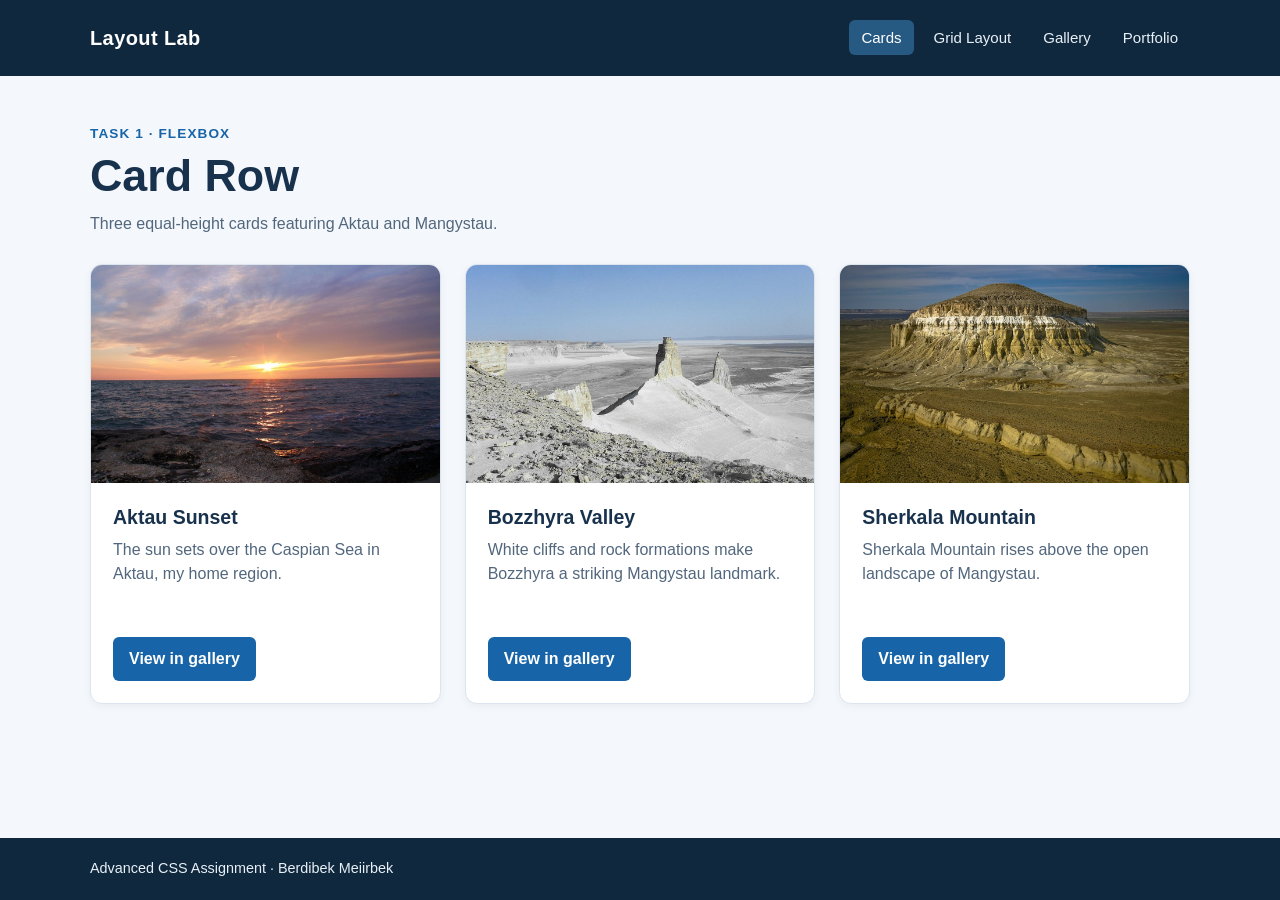
<file: index.html>
<!DOCTYPE html>
<html lang="en">
<head>
  <meta charset="UTF-8">
  <meta name="viewport" content="width=device-width, initial-scale=1.0">
  <title>Flexbox Card Row | Advanced CSS Assignment</title>
  <link rel="stylesheet" href="cards.css">
</head>
<body>
  <div class="page-shell">
    <header class="site-header">
      <div class="header-inner">
        <a class="logo" href="index.html">Layout Lab</a>
        <nav class="site-nav" aria-label="Main navigation">
          <ul class="nav-links">
            <li><a href="index.html" aria-current="page">Cards</a></li>
            <li><a href="grid-layout.html">Grid Layout</a></li>
            <li><a href="gallery.html">Gallery</a></li>
            <li><a href="portfolio.html">Portfolio</a></li>
          </ul>
        </nav>
      </div>
    </header>

    <main class="container page-main">
      <div class="page-heading">
        <p class="eyebrow">Task 1 · Flexbox</p>
        <h1>Card Row</h1>
        <p>Three equal-height cards featuring Aktau and Mangystau.</p>
      </div>

      <section class="card-row" aria-label="Featured photos">
        <article class="feature-card">
          <img src="images/gallery-1.jpg" alt="Sun setting over the Caspian Sea in Aktau">
          <div class="card-content">
            <h2>Aktau Sunset</h2>
            <p>The sun sets over the Caspian Sea in Aktau, my home region.</p>
            <form class="card-action" action="gallery.html#photo-1">
              <button class="button" type="submit">View in gallery</button>
            </form>
          </div>
        </article>

        <article class="feature-card">
          <img src="images/gallery-4.jpg" alt="White rock formations in Bozzhyra Valley, Mangystau">
          <div class="card-content">
            <h2>Bozzhyra Valley</h2>
            <p>White cliffs and rock formations make Bozzhyra a striking Mangystau landmark.</p>
            <form class="card-action" action="gallery.html#photo-4">
              <button class="button" type="submit">View in gallery</button>
            </form>
          </div>
        </article>

        <article class="feature-card">
          <img src="images/gallery-5.jpg" alt="Sherkala Mountain in Mangystau">
          <div class="card-content">
            <h2>Sherkala Mountain</h2>
            <p>Sherkala Mountain rises above the open landscape of Mangystau.</p>
            <form class="card-action" action="gallery.html#photo-5">
              <button class="button" type="submit">View in gallery</button>
            </form>
          </div>
        </article>
      </section>
    </main>

    <footer class="site-footer">
      <div class="container">Advanced CSS Assignment · Berdibek Meiirbek</div>
    </footer>
  </div>
</body>
</html>
</file>
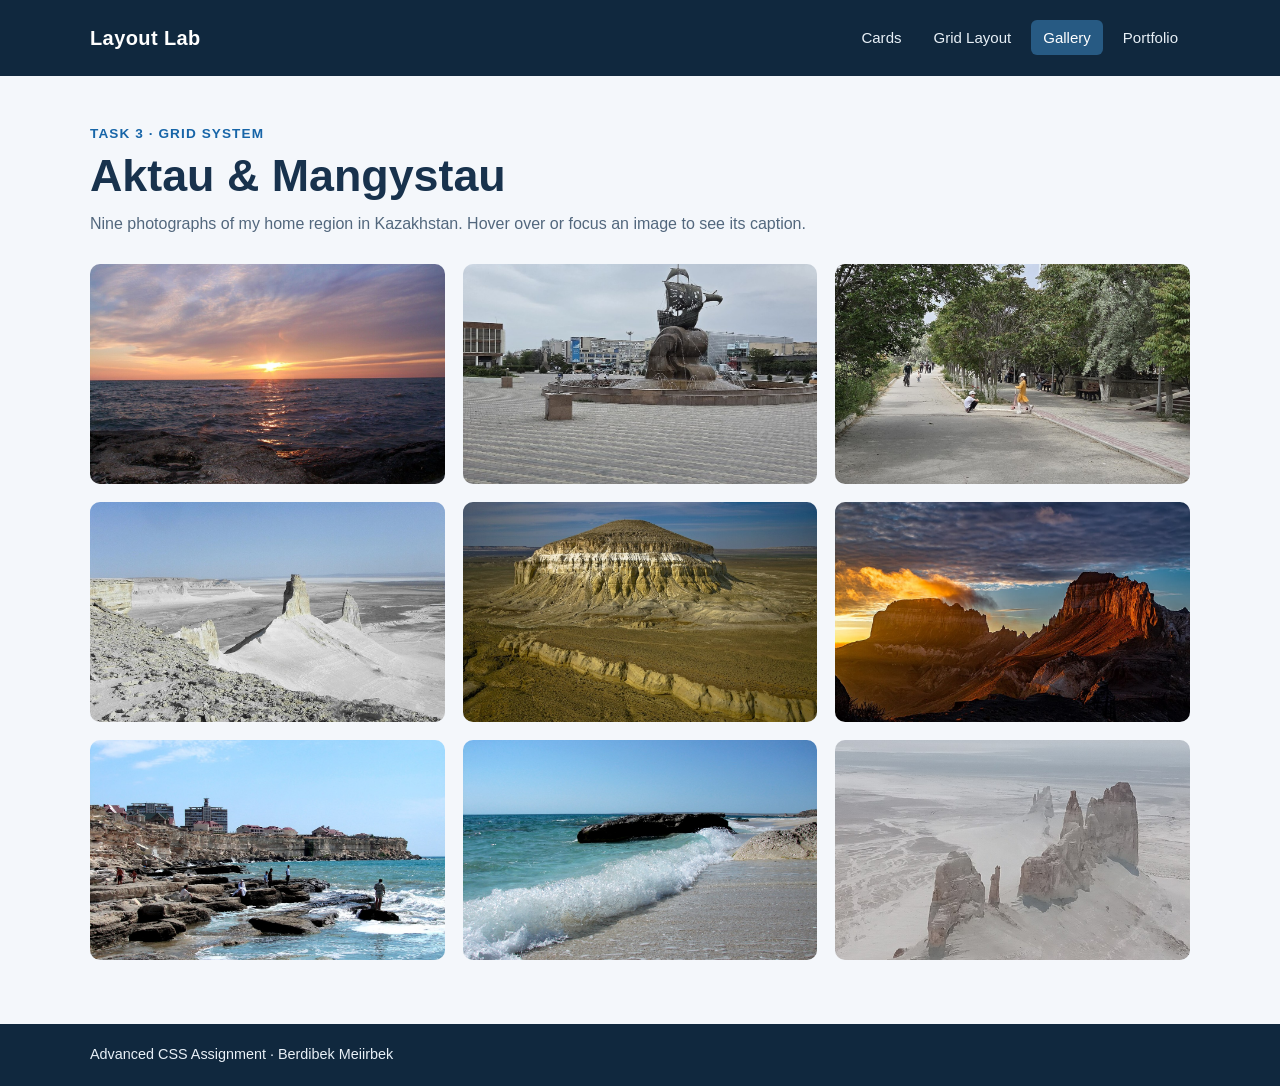
<file: gallery.html>
<!DOCTYPE html>
<html lang="en">
<head>
  <meta charset="UTF-8">
  <meta name="viewport" content="width=device-width, initial-scale=1.0">
  <title>Image Gallery | Advanced CSS Assignment</title>
  <link rel="stylesheet" href="gallery.css">
</head>
<body>
  <div class="page-shell">
    <header class="site-header">
      <div class="header-inner">
        <a class="logo" href="index.html">Layout Lab</a>
        <nav class="site-nav" aria-label="Main navigation">
          <ul class="nav-links">
            <li><a href="index.html">Cards</a></li>
            <li><a href="grid-layout.html">Grid Layout</a></li>
            <li><a href="gallery.html" aria-current="page">Gallery</a></li>
            <li><a href="portfolio.html">Portfolio</a></li>
          </ul>
        </nav>
      </div>
    </header>

    <main class="container page-main">
      <div class="page-heading">
        <p class="eyebrow">Task 3 · Grid System</p>
        <h1>Aktau &amp; Mangystau</h1>
        <p>Nine photographs of my home region in Kazakhstan. Hover over or focus an image to see its caption.</p>
      </div>

      <section class="gallery-grid" aria-label="Photo gallery">
        <figure class="gallery-item" id="photo-1" tabindex="0">
          <img src="images/gallery-1.jpg" alt="Sun setting over the Caspian Sea in Aktau">
          <figcaption>Aktau Sunset</figcaption>
        </figure>
        <figure class="gallery-item" id="photo-2" tabindex="0">
          <img src="images/gallery-2.jpg" alt="Ship monument on the Caspian waterfront in Aktau">
          <figcaption>Aktau Waterfront</figcaption>
        </figure>
        <figure class="gallery-item" id="photo-3" tabindex="0">
          <img src="images/gallery-3.jpg" alt="Pedestrian promenade beside the Caspian Sea in Aktau">
          <figcaption>Aktau Promenade</figcaption>
        </figure>
        <figure class="gallery-item" id="photo-4" tabindex="0">
          <img src="images/gallery-4.jpg" alt="White rock formations in Bozzhyra Valley, Mangystau">
          <figcaption>Bozzhyra Valley</figcaption>
        </figure>
        <figure class="gallery-item" id="photo-5" tabindex="0">
          <img src="images/gallery-5.jpg" alt="Sherkala Mountain in Mangystau">
          <figcaption>Sherkala Mountain</figcaption>
        </figure>
        <figure class="gallery-item" id="photo-6" tabindex="0">
          <img src="images/gallery-6.jpg" alt="Airakty Mountain in Mangystau">
          <figcaption>Airakty Mountain</figcaption>
        </figure>
        <figure class="gallery-item" id="photo-7" tabindex="0">
          <img src="images/gallery-7.jpg" alt="Aktau buildings and lighthouse viewed from the Caspian Sea">
          <figcaption>Aktau Lighthouse</figcaption>
        </figure>
        <figure class="gallery-item" id="photo-8" tabindex="0">
          <img src="images/gallery-8.jpg" alt="Caspian Sea coast near Aktau in Mangystau">
          <figcaption>Caspian Coast</figcaption>
        </figure>
        <figure class="gallery-item" id="photo-9" tabindex="0">
          <img src="images/gallery-9.jpg" alt="Panoramic view of Bozzhyra Valley in Mangystau">
          <figcaption>Bozzhyra Panorama</figcaption>
        </figure>
      </section>
    </main>

    <footer class="site-footer">
      <div class="container">Advanced CSS Assignment · Berdibek Meiirbek</div>
    </footer>
  </div>
</body>
</html>
</file>
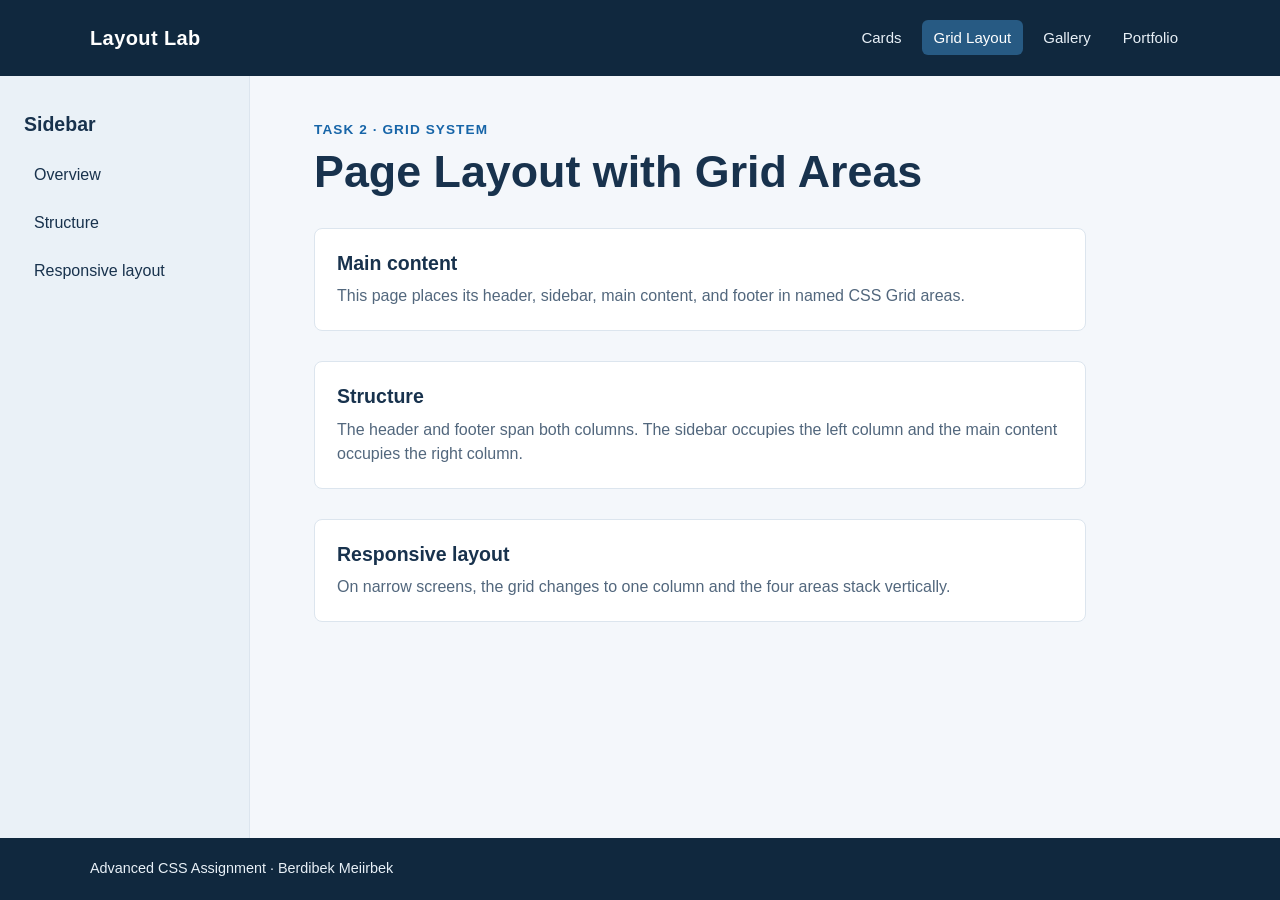
<file: grid-layout.html>
<!DOCTYPE html>
<html lang="en">
<head>
  <meta charset="UTF-8">
  <meta name="viewport" content="width=device-width, initial-scale=1.0">
  <title>Grid Areas Layout | Advanced CSS Assignment</title>
  <link rel="stylesheet" href="grid-layout.css">
</head>
<body>
  <div class="grid-page">
    <header class="site-header">
      <div class="header-inner">
        <a class="logo" href="index.html">Layout Lab</a>
        <nav class="site-nav" aria-label="Main navigation">
          <ul class="nav-links">
            <li><a href="index.html">Cards</a></li>
            <li><a href="grid-layout.html" aria-current="page">Grid Layout</a></li>
            <li><a href="gallery.html">Gallery</a></li>
            <li><a href="portfolio.html">Portfolio</a></li>
          </ul>
        </nav>
      </div>
    </header>

    <aside class="grid-sidebar" aria-label="Page sidebar">
      <h2>Sidebar</h2>
      <nav class="sidebar-nav" aria-label="Page sections">
        <a href="#overview">Overview</a>
        <a href="#structure">Structure</a>
        <a href="#responsive">Responsive layout</a>
      </nav>
    </aside>

    <main class="grid-main">
      <p class="eyebrow">Task 2 · Grid System</p>
      <h1>Page Layout with Grid Areas</h1>
      <section id="overview">
        <h2>Main content</h2>
        <p>This page places its header, sidebar, main content, and footer in named CSS Grid areas.</p>
      </section>
      <section id="structure">
        <h2>Structure</h2>
        <p>The header and footer span both columns. The sidebar occupies the left column and the main content occupies the right column.</p>
      </section>
      <section id="responsive">
        <h2>Responsive layout</h2>
        <p>On narrow screens, the grid changes to one column and the four areas stack vertically.</p>
      </section>
    </main>

    <footer class="site-footer">
      <div class="container">Advanced CSS Assignment · Berdibek Meiirbek</div>
    </footer>
  </div>
</body>
</html>
</file>
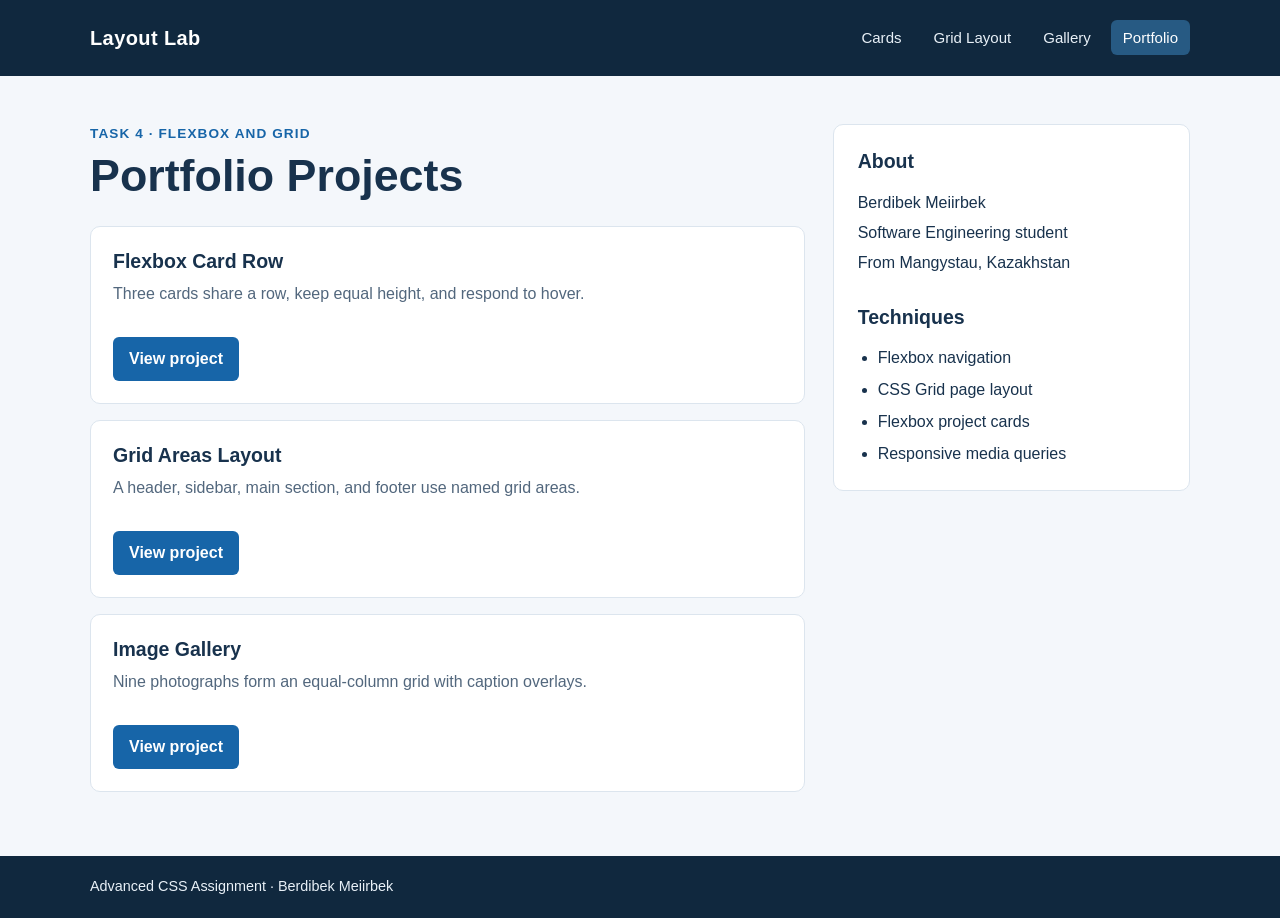
<file: portfolio.html>
<!DOCTYPE html>
<html lang="en">
<head>
  <meta charset="UTF-8">
  <meta name="viewport" content="width=device-width, initial-scale=1.0">
  <title>Portfolio | Advanced CSS Assignment</title>
  <link rel="stylesheet" href="portfolio.css">
</head>
<body>
  <div class="portfolio-shell">
    <header class="site-header">
      <div class="header-inner">
        <a class="logo" href="index.html">Layout Lab</a>
        <nav class="site-nav" aria-label="Main navigation">
          <ul class="nav-links">
            <li><a href="index.html">Cards</a></li>
            <li><a href="grid-layout.html">Grid Layout</a></li>
            <li><a href="gallery.html">Gallery</a></li>
            <li><a href="portfolio.html" aria-current="page">Portfolio</a></li>
          </ul>
        </nav>
      </div>
    </header>

    <main class="container portfolio-main">
      <section class="projects" aria-labelledby="projects-heading">
        <p class="eyebrow">Task 4 · Flexbox and Grid</p>
        <h1 id="projects-heading">Portfolio Projects</h1>
        <div class="project-list">
          <article class="project-card">
            <h2>Flexbox Card Row</h2>
            <p>Three cards share a row, keep equal height, and respond to hover.</p>
            <form class="project-action" action="index.html">
              <button class="button" type="submit">View project</button>
            </form>
          </article>
          <article class="project-card">
            <h2>Grid Areas Layout</h2>
            <p>A header, sidebar, main section, and footer use named grid areas.</p>
            <form class="project-action" action="grid-layout.html">
              <button class="button" type="submit">View project</button>
            </form>
          </article>
          <article class="project-card">
            <h2>Image Gallery</h2>
            <p>Nine photographs form an equal-column grid with caption overlays.</p>
            <form class="project-action" action="gallery.html">
              <button class="button" type="submit">View project</button>
            </form>
          </article>
        </div>
      </section>

      <aside class="portfolio-info" aria-label="Portfolio information">
        <h2>About</h2>
        <p>Berdibek Meiirbek</p>
        <p>Software Engineering student</p>
        <p>From Mangystau, Kazakhstan</p>
        <h2>Techniques</h2>
        <ul>
          <li>Flexbox navigation</li>
          <li>CSS Grid page layout</li>
          <li>Flexbox project cards</li>
          <li>Responsive media queries</li>
        </ul>
      </aside>
    </main>

    <footer class="site-footer">
      <div class="container">Advanced CSS Assignment · Berdibek Meiirbek</div>
    </footer>
  </div>
</body>
</html>
</file>
<file: cards.css>
:root {
  color-scheme: light;
  --ink: #18324d;
  --muted: #52677d;
  --blue: #1765a8;
  --blue-dark: #0e4e85;
  --surface: #ffffff;
  --page: #f4f7fb;
  --border: #dce5ee;
}

* {
  box-sizing: border-box;
}

html {
  scroll-behavior: smooth;
}

body {
  margin: 0;
  color: var(--ink);
  background: var(--page);
  font-family: Arial, Helvetica, sans-serif;
  line-height: 1.5;
}

img {
  display: block;
  max-width: 100%;
}

a {
  color: inherit;
}

a:focus-visible {
  outline: 3px solid #f6a83b;
  outline-offset: 3px;
}

.container,
.header-inner {
  width: min(100% - 40px, 1100px);
  margin-inline: auto;
}

.page-shell {
  min-height: 100vh;
  display: grid;
  grid-template-rows: auto 1fr auto;
}

/* Task 0: Flexbox navigation */
.site-header {
  background: #10283e;
  color: #fff;
}

.header-inner {
  min-height: 76px;
  display: flex;
  align-items: center;
  justify-content: space-between;
  gap: 24px;
}

.logo {
  font-size: 1.25rem;
  font-weight: 700;
  letter-spacing: 0.02em;
  text-decoration: none;
  white-space: nowrap;
}

.nav-links {
  display: flex;
  align-items: center;
  gap: 8px;
  flex-wrap: wrap;
  list-style: none;
  margin: 0;
  padding: 0;
}

.site-nav a {
  padding: 9px 12px;
  border-radius: 6px;
  color: #e8f0f7;
  text-decoration: none;
  font-size: 0.94rem;
  transition: background-color 160ms ease, color 160ms ease;
}

.site-nav a:hover,
.site-nav a[aria-current="page"] {
  background: #275a83;
  color: #fff;
}

.page-main {
  padding-block: 48px 64px;
}

.page-heading {
  margin-bottom: 28px;
}

.eyebrow {
  margin: 0 0 6px;
  color: var(--blue);
  font-size: 0.85rem;
  font-weight: 700;
  letter-spacing: 0.08em;
  text-transform: uppercase;
}

h1,
h2,
p {
  margin-top: 0;
}

h1 {
  margin-bottom: 10px;
  font-size: clamp(2rem, 4vw, 2.8rem);
  line-height: 1.15;
}

h2 {
  font-size: 1.22rem;
  line-height: 1.3;
}

.page-heading > p:last-child {
  margin-bottom: 0;
  color: var(--muted);
}

.button {
  display: inline-block;
  border: 0;
  font: inherit;
  cursor: pointer;
  padding: 10px 16px;
  border-radius: 6px;
  background: var(--blue);
  color: #fff;
  font-weight: 700;
  text-decoration: none;
  text-align: center;
  transition: background-color 160ms ease;
}

.button:hover {
  background: var(--blue-dark);
}

.site-footer {
  padding: 20px 0;
  background: #10283e;
  color: #e8f0f7;
  font-size: 0.9rem;
}

/* Task 1: equal-height Flexbox cards */
.card-row {
  display: flex;
  align-items: stretch;
  gap: 24px;
}

.feature-card {
  flex: 1 1 0;
  min-width: 0;
  display: flex;
  flex-direction: column;
  overflow: hidden;
  border: 1px solid var(--border);
  border-radius: 12px;
  background: var(--surface);
  box-shadow: 0 2px 8px rgb(24 50 77 / 5%);
  transition: transform 180ms ease, box-shadow 180ms ease;
}

.feature-card:hover {
  transform: translateY(-5px);
  box-shadow: 0 12px 24px rgb(24 50 77 / 14%);
}

.feature-card img {
  width: 100%;
  aspect-ratio: 16 / 10;
  object-fit: cover;
}

.card-content {
  flex: 1;
  min-height: 220px;
  display: flex;
  flex-direction: column;
  align-items: flex-start;
  padding: 22px;
}

.card-content h2 {
  margin-bottom: 8px;
}

.card-content p {
  margin-bottom: 22px;
  color: var(--muted);
}

.card-action {
  margin: auto 0 0;
}

@media (max-width: 900px) {
  .card-row { flex-direction: column; }
  .feature-card { flex-basis: auto; }
}
@media (max-width: 680px) {
  .header-inner {
    align-items: flex-start;
    flex-direction: column;
    gap: 10px;
    padding-block: 18px;
  }
  .nav-links { gap: 4px; }
  .site-nav a { padding: 8px; }
}

@media (prefers-reduced-motion: reduce) {
  html { scroll-behavior: auto; }
  .button, .site-nav a, .feature-card { transition: none; }
}
</file>
<file: gallery.css>
:root {
  color-scheme: light;
  --ink: #18324d;
  --muted: #52677d;
  --blue: #1765a8;
  --blue-dark: #0e4e85;
  --surface: #ffffff;
  --page: #f4f7fb;
  --border: #dce5ee;
}

* {
  box-sizing: border-box;
}

html {
  scroll-behavior: smooth;
}

body {
  margin: 0;
  color: var(--ink);
  background: var(--page);
  font-family: Arial, Helvetica, sans-serif;
  line-height: 1.5;
}

img {
  display: block;
  max-width: 100%;
}

a {
  color: inherit;
}

a:focus-visible,
figure:focus-visible {
  outline: 3px solid #f6a83b;
  outline-offset: 3px;
}

.container,
.header-inner {
  width: min(100% - 40px, 1100px);
  margin-inline: auto;
}

.page-shell {
  min-height: 100vh;
  display: grid;
  grid-template-rows: auto 1fr auto;
}

.site-header {
  background: #10283e;
  color: #fff;
}

.header-inner {
  min-height: 76px;
  display: flex;
  align-items: center;
  justify-content: space-between;
  gap: 24px;
}

.logo {
  font-size: 1.25rem;
  font-weight: 700;
  letter-spacing: 0.02em;
  text-decoration: none;
  white-space: nowrap;
}

.nav-links {
  display: flex;
  align-items: center;
  gap: 8px;
  flex-wrap: wrap;
  list-style: none;
  margin: 0;
  padding: 0;
}

.site-nav a {
  padding: 9px 12px;
  border-radius: 6px;
  color: #e8f0f7;
  text-decoration: none;
  font-size: 0.94rem;
  transition: background-color 160ms ease, color 160ms ease;
}

.site-nav a:hover,
.site-nav a[aria-current="page"] {
  background: #275a83;
  color: #fff;
}

.page-main {
  padding-block: 48px 64px;
}

.page-heading {
  margin-bottom: 28px;
}

.eyebrow {
  margin: 0 0 6px;
  color: var(--blue);
  font-size: 0.85rem;
  font-weight: 700;
  letter-spacing: 0.08em;
  text-transform: uppercase;
}

h1,
h2,
p {
  margin-top: 0;
}

h1 {
  margin-bottom: 10px;
  font-size: clamp(2rem, 4vw, 2.8rem);
  line-height: 1.15;
}

h2 {
  font-size: 1.22rem;
  line-height: 1.3;
}

.page-heading > p:last-child {
  margin-bottom: 0;
  color: var(--muted);
}

.site-footer {
  padding: 20px 0;
  background: #10283e;
  color: #e8f0f7;
  font-size: 0.9rem;
}

.gallery-grid {
  display: grid;
  grid-template-columns: repeat(3, minmax(0, 1fr));
  grid-template-rows: repeat(3, 220px);
  gap: 18px;
}

.gallery-item {
  position: relative;
  margin: 0;
  overflow: hidden;
  border-radius: 10px;
  background: #d9e4ec;
}

.gallery-item img {
  width: 100%;
  height: 100%;
  object-fit: cover;
  transition: transform 200ms ease;
}

.gallery-item figcaption {
  position: absolute;
  right: 0;
  bottom: 0;
  left: 0;
  padding: 16px;
  background: linear-gradient(transparent, rgb(0 0 0 / 75%));
  color: #fff;
  font-weight: 700;
  opacity: 0;
  transform: translateY(12px);
  transition: opacity 200ms ease, transform 200ms ease;
}

.gallery-item:hover img,
.gallery-item:focus img {
  transform: scale(1.04);
}

.gallery-item:hover figcaption,
.gallery-item:focus figcaption {
  opacity: 1;
  transform: translateY(0);
}

@media (max-width: 680px) {
  .header-inner {
    align-items: flex-start;
    flex-direction: column;
    gap: 10px;
    padding-block: 18px;
  }
  .nav-links { gap: 4px; }
  .site-nav a { padding: 8px; }
}
@media (max-width: 900px) {
  .gallery-grid {
    grid-template-columns: repeat(2, minmax(0, 1fr));
    grid-template-rows: none;
    grid-auto-rows: 220px;
  }
}
@media (max-width: 560px) {
  .gallery-grid { grid-template-columns: minmax(0, 1fr); }
}
@media (hover: none) {
  .gallery-item figcaption { opacity: 1; transform: none; }
}

@media (prefers-reduced-motion: reduce) {
  html { scroll-behavior: auto; }
  .site-nav a, .gallery-item img, .gallery-item figcaption { transition: none; }
}
</file>
<file: grid-layout.css>
:root {
  color-scheme: light;
  --ink: #18324d;
  --muted: #52677d;
  --blue: #1765a8;
  --blue-dark: #0e4e85;
  --surface: #ffffff;
  --page: #f4f7fb;
  --border: #dce5ee;
}

* {
  box-sizing: border-box;
}

html {
  scroll-behavior: smooth;
}

body {
  margin: 0;
  color: var(--ink);
  background: var(--page);
  font-family: Arial, Helvetica, sans-serif;
  line-height: 1.5;
}

a {
  color: inherit;
}

a:focus-visible {
  outline: 3px solid #f6a83b;
  outline-offset: 3px;
}

.container,
.header-inner {
  width: min(100% - 40px, 1100px);
  margin-inline: auto;
}


.site-header {
  background: #10283e;
  color: #fff;
}

.header-inner {
  min-height: 76px;
  display: flex;
  align-items: center;
  justify-content: space-between;
  gap: 24px;
}

.logo {
  font-size: 1.25rem;
  font-weight: 700;
  letter-spacing: 0.02em;
  text-decoration: none;
  white-space: nowrap;
}

.nav-links {
  display: flex;
  align-items: center;
  gap: 8px;
  flex-wrap: wrap;
  list-style: none;
  margin: 0;
  padding: 0;
}

.site-nav a {
  padding: 9px 12px;
  border-radius: 6px;
  color: #e8f0f7;
  text-decoration: none;
  font-size: 0.94rem;
  transition: background-color 160ms ease, color 160ms ease;
}

.site-nav a:hover,
.site-nav a[aria-current="page"] {
  background: #275a83;
  color: #fff;
}

.eyebrow {
  margin: 0 0 6px;
  color: var(--blue);
  font-size: 0.85rem;
  font-weight: 700;
  letter-spacing: 0.08em;
  text-transform: uppercase;
}

h1,
h2,
p {
  margin-top: 0;
}

h1 {
  margin-bottom: 10px;
  font-size: clamp(2rem, 4vw, 2.8rem);
  line-height: 1.15;
}

h2 {
  font-size: 1.22rem;
  line-height: 1.3;
}

.site-footer {
  padding: 20px 0;
  background: #10283e;
  color: #e8f0f7;
  font-size: 0.9rem;
}

.grid-page {
  min-height: 100vh;
  display: grid;
  grid-template-columns: 250px minmax(0, 1fr);
  grid-template-rows: auto 1fr auto;
  grid-template-areas:
    "header header"
    "sidebar main"
    "footer footer";
}

.grid-page > .site-header {
  grid-area: header;
}

.grid-sidebar {
  grid-area: sidebar;
  padding: 36px 24px;
  border-right: 1px solid var(--border);
  background: #eaf1f7;
}

.grid-sidebar h2 {
  margin-bottom: 18px;
}

.sidebar-nav {
  display: flex;
  flex-direction: column;
  gap: 8px;
}

.sidebar-nav a {
  padding: 8px 10px;
  border-radius: 5px;
  text-decoration: none;
}

.sidebar-nav a:hover {
  background: #d2e2f0;
}

.grid-main {
  grid-area: main;
  width: min(100%, 900px);
  padding: 44px clamp(20px, 5vw, 64px) 64px;
}

.grid-main section {
  margin-top: 30px;
  padding: 22px;
  border: 1px solid var(--border);
  border-radius: 8px;
  background: var(--surface);
}

.grid-main section h2 {
  margin-bottom: 8px;
}

.grid-main section p {
  margin-bottom: 0;
  color: var(--muted);
}

.grid-page > .site-footer {
  grid-area: footer;
}

@media (max-width: 680px) {
  .header-inner {
    align-items: flex-start;
    flex-direction: column;
    gap: 10px;
    padding-block: 18px;
  }
  .nav-links { gap: 4px; }
  .site-nav a { padding: 8px; }
}
@media (max-width: 680px) {
  .grid-page {
    grid-template-columns: minmax(0, 1fr);
    grid-template-rows: auto auto 1fr auto;
    grid-template-areas: "header" "sidebar" "main" "footer";
  }
  .grid-sidebar {
    padding: 20px;
    border-right: 0;
    border-bottom: 1px solid var(--border);
  }
  .sidebar-nav { flex-direction: row; flex-wrap: wrap; }
}

@media (prefers-reduced-motion: reduce) {
  html { scroll-behavior: auto; }
  .site-nav a { transition: none; }
}
</file>
<file: portfolio.css>
:root {
  color-scheme: light;
  --ink: #18324d;
  --muted: #52677d;
  --blue: #1765a8;
  --blue-dark: #0e4e85;
  --surface: #ffffff;
  --page: #f4f7fb;
  --border: #dce5ee;
}

* {
  box-sizing: border-box;
}

html {
  scroll-behavior: smooth;
}

body {
  margin: 0;
  color: var(--ink);
  background: var(--page);
  font-family: Arial, Helvetica, sans-serif;
  line-height: 1.5;
}

a {
  color: inherit;
}

a:focus-visible {
  outline: 3px solid #f6a83b;
  outline-offset: 3px;
}

.container,
.header-inner {
  width: min(100% - 40px, 1100px);
  margin-inline: auto;
}

.portfolio-shell {
  min-height: 100vh;
  display: grid;
  grid-template-rows: auto 1fr auto;
}


.site-header {
  background: #10283e;
  color: #fff;
}

.header-inner {
  min-height: 76px;
  display: flex;
  align-items: center;
  justify-content: space-between;
  gap: 24px;
}

.logo {
  font-size: 1.25rem;
  font-weight: 700;
  letter-spacing: 0.02em;
  text-decoration: none;
  white-space: nowrap;
}

.nav-links {
  display: flex;
  align-items: center;
  gap: 8px;
  flex-wrap: wrap;
  list-style: none;
  margin: 0;
  padding: 0;
}

.site-nav a {
  padding: 9px 12px;
  border-radius: 6px;
  color: #e8f0f7;
  text-decoration: none;
  font-size: 0.94rem;
  transition: background-color 160ms ease, color 160ms ease;
}

.site-nav a:hover,
.site-nav a[aria-current="page"] {
  background: #275a83;
  color: #fff;
}

.eyebrow {
  margin: 0 0 6px;
  color: var(--blue);
  font-size: 0.85rem;
  font-weight: 700;
  letter-spacing: 0.08em;
  text-transform: uppercase;
}

h1,
h2,
p {
  margin-top: 0;
}

h1 {
  margin-bottom: 10px;
  font-size: clamp(2rem, 4vw, 2.8rem);
  line-height: 1.15;
}

h2 {
  font-size: 1.22rem;
  line-height: 1.3;
}

.button {
  display: inline-block;
  border: 0;
  font: inherit;
  cursor: pointer;
  padding: 10px 16px;
  border-radius: 6px;
  background: var(--blue);
  color: #fff;
  font-weight: 700;
  text-decoration: none;
  text-align: center;
  transition: background-color 160ms ease;
}

.button:hover {
  background: var(--blue-dark);
}

.site-footer {
  padding: 20px 0;
  background: #10283e;
  color: #e8f0f7;
  font-size: 0.9rem;
}

.portfolio-main {
  display: grid;
  grid-template-columns: minmax(0, 2fr) minmax(240px, 1fr);
  align-items: start;
  gap: 28px;
  padding-block: 48px 64px;
}

.projects h1 {
  margin-bottom: 24px;
}

.project-list {
  display: grid;
  gap: 16px;
}

.project-card {
  display: flex;
  flex-direction: column;
  align-items: flex-start;
  min-height: 178px;
  padding: 22px;
  border: 1px solid var(--border);
  border-radius: 10px;
  background: var(--surface);
}

.project-card h2 {
  margin-bottom: 8px;
}

.project-card p {
  flex: 1;
  margin-bottom: 18px;
  color: var(--muted);
}

.portfolio-info {
  padding: 24px;
  border: 1px solid var(--border);
  border-radius: 10px;
  background: var(--surface);
}

.portfolio-info h2:not(:first-child) {
  margin-top: 30px;
}

.portfolio-info p {
  margin-bottom: 6px;
}

.portfolio-info ul {
  margin-bottom: 0;
  padding-left: 20px;
}

.portfolio-info li + li {
  margin-top: 8px;
}


.project-action {
  margin: auto 0 0;
}
@media (max-width: 680px) {
  .header-inner {
    align-items: flex-start;
    flex-direction: column;
    gap: 10px;
    padding-block: 18px;
  }
  .nav-links { gap: 4px; }
  .site-nav a { padding: 8px; }
}
@media (max-width: 680px) {
  .portfolio-main { grid-template-columns: minmax(0, 1fr); }
}

@media (prefers-reduced-motion: reduce) {
  html { scroll-behavior: auto; }
  .button, .site-nav a { transition: none; }
}
</file>
